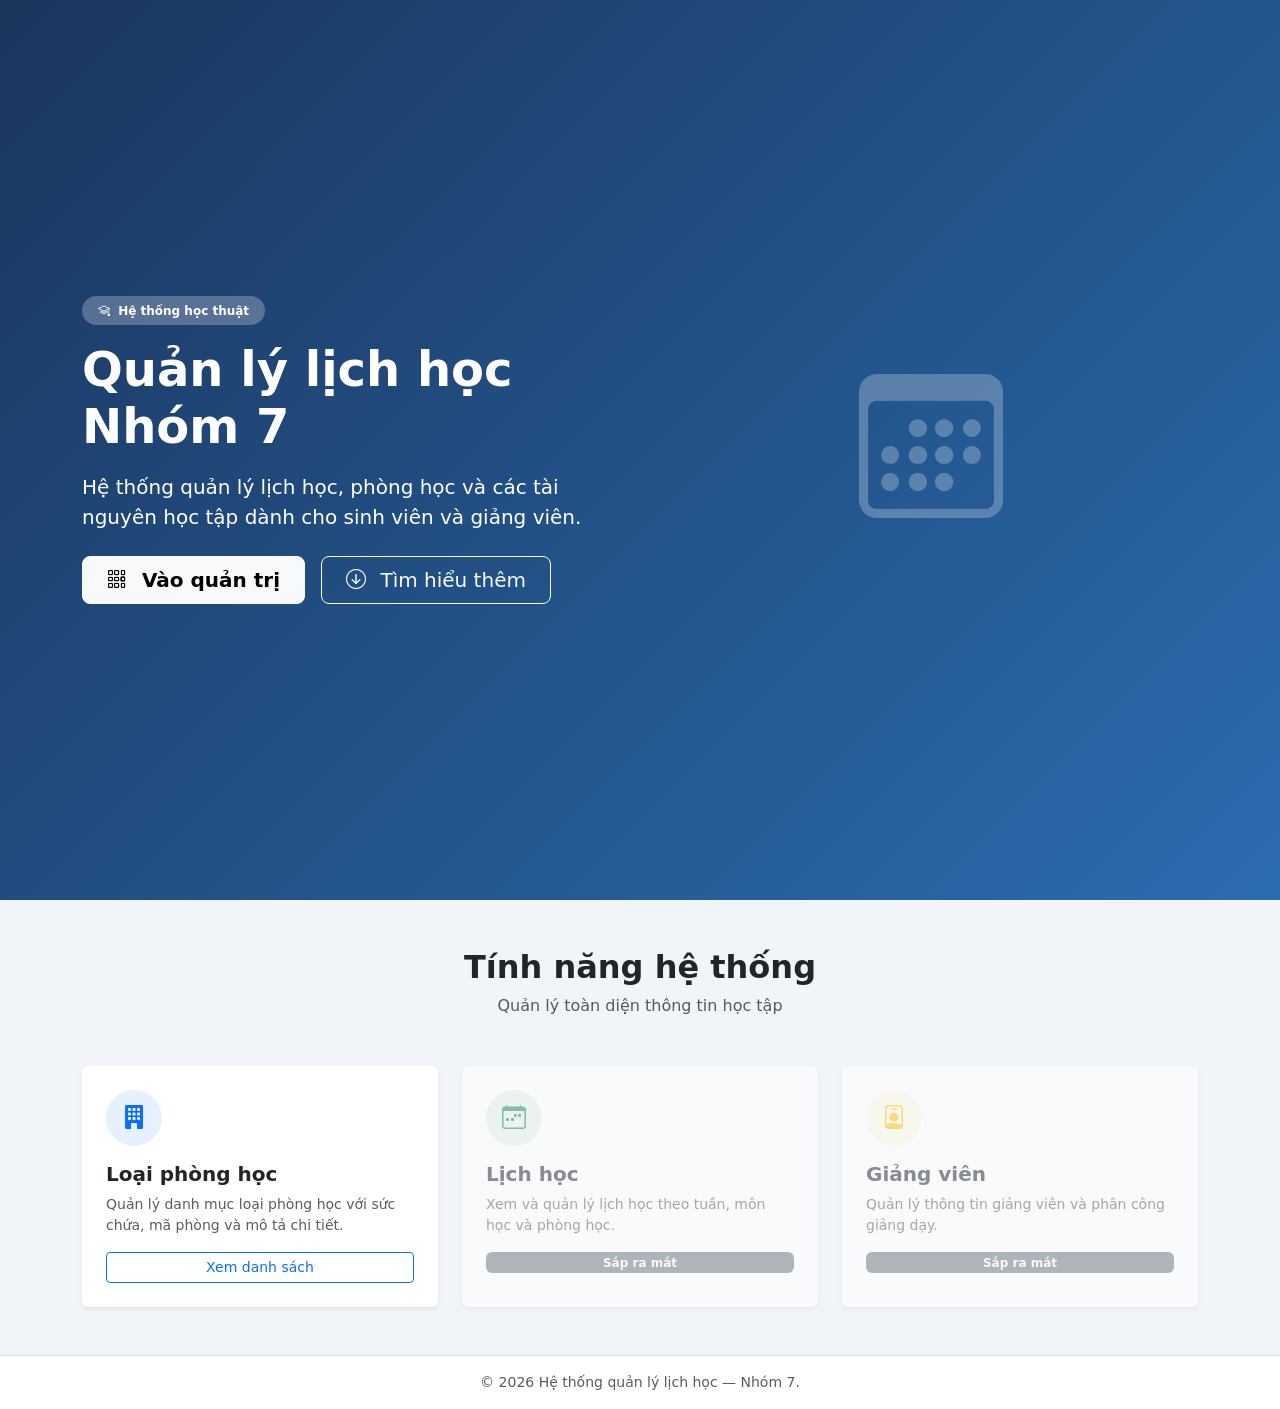
<file: src/main/resources/index.html>
<!DOCTYPE html>
<html xmlns:th="http://www.thymeleaf.org" lang="vi">
<head>
  <meta charset="UTF-8"/>
  <meta name="viewport" content="width=device-width, initial-scale=1.0"/>
  <title>Hệ thống quản lý lịch học – Nhóm 7</title>
  <link href="https://cdn.jsdelivr.net/npm/bootstrap@5.3.2/dist/css/bootstrap.min.css" rel="stylesheet"/>
  <link href="https://cdn.jsdelivr.net/npm/bootstrap-icons@1.11.3/font/bootstrap-icons.css" rel="stylesheet"/>
  <style>
    body { background: #f1f5f9; }
    .hero {
      background: linear-gradient(135deg, #1a365d 0%, #2b6cb0 100%);
      min-height: 100vh;
      display: flex;
      align-items: center;
    }
    .card-feature { transition: transform .2s, box-shadow .2s; border: none; }
    .card-feature:hover { transform: translateY(-4px); box-shadow: 0 8px 24px rgba(0,0,0,.12) !important; }
    .icon-circle {
      width: 56px; height: 56px; border-radius: 50%;
      display: flex; align-items: center; justify-content: center;
      font-size: 1.5rem;
    }
  </style>
</head>
<body>

<!-- Hero -->
<section class="hero text-white">
  <div class="container py-5">
    <div class="row align-items-center g-5">
      <div class="col-lg-6">
        <span class="badge bg-white bg-opacity-25 text-white mb-3 px-3 py-2 rounded-pill">
          <i class="bi bi-mortarboard me-1"></i> Hệ thống học thuật
        </span>
        <h1 class="display-5 fw-bold mb-3">Quản lý lịch học<br/>Nhóm 7</h1>
        <p class="lead text-white-75 mb-4">
          Hệ thống quản lý lịch học, phòng học và các tài nguyên học tập
          dành cho sinh viên và giảng viên.
        </p>
        <div class="d-flex gap-3 flex-wrap">
          <a th:href="@{/admin}" class="btn btn-light btn-lg px-4 fw-semibold">
            <i class="bi bi-grid-3x3-gap me-2"></i> Vào quản trị
          </a>
          <a href="#features" class="btn btn-outline-light btn-lg px-4">
            <i class="bi bi-arrow-down-circle me-2"></i> Tìm hiểu thêm
          </a>
        </div>
      </div>
      <div class="col-lg-6 d-none d-lg-flex justify-content-center">
        <i class="bi bi-calendar3" style="font-size: 9rem; opacity: .25;"></i>
      </div>
    </div>
  </div>
</section>

<!-- Features -->
<section id="features" class="py-5">
  <div class="container">
    <div class="text-center mb-5">
      <h2 class="fw-bold">Tính năng hệ thống</h2>
      <p class="text-muted">Quản lý toàn diện thông tin học tập</p>
    </div>
    <div class="row g-4 justify-content-center">
      <div class="col-md-4">
        <div class="card card-feature shadow-sm h-100 p-4">
          <div class="icon-circle bg-primary bg-opacity-10 text-primary mb-3">
            <i class="bi bi-building-fill"></i>
          </div>
          <h5 class="fw-semibold">Loại phòng học</h5>
          <p class="text-muted small">Quản lý danh mục loại phòng học với sức chứa, mã phòng và mô tả chi tiết.</p>
          <a th:href="@{/admin/room-types}" class="btn btn-sm btn-outline-primary mt-auto">Xem danh sách</a>
        </div>
      </div>
      <div class="col-md-4">
        <div class="card card-feature shadow-sm h-100 p-4 opacity-50">
          <div class="icon-circle bg-success bg-opacity-10 text-success mb-3">
            <i class="bi bi-calendar-week"></i>
          </div>
          <h5 class="fw-semibold">Lịch học</h5>
          <p class="text-muted small">Xem và quản lý lịch học theo tuần, môn học và phòng học.</p>
          <span class="badge bg-secondary">Sắp ra mắt</span>
        </div>
      </div>
      <div class="col-md-4">
        <div class="card card-feature shadow-sm h-100 p-4 opacity-50">
          <div class="icon-circle bg-warning bg-opacity-10 text-warning mb-3">
            <i class="bi bi-person-badge"></i>
          </div>
          <h5 class="fw-semibold">Giảng viên</h5>
          <p class="text-muted small">Quản lý thông tin giảng viên và phân công giảng dạy.</p>
          <span class="badge bg-secondary">Sắp ra mắt</span>
        </div>
      </div>
    </div>
  </div>
</section>

<!-- Footer -->
<footer class="py-3 border-top bg-white text-center text-muted small">
  &copy; <span th:text="${currentYear}">2026</span> Hệ thống quản lý lịch học &mdash; Nhóm 7.
</footer>

<script src="https://cdn.jsdelivr.net/npm/bootstrap@5.3.2/dist/js/bootstrap.bundle.min.js"></script>
</body>
</html>
</file>
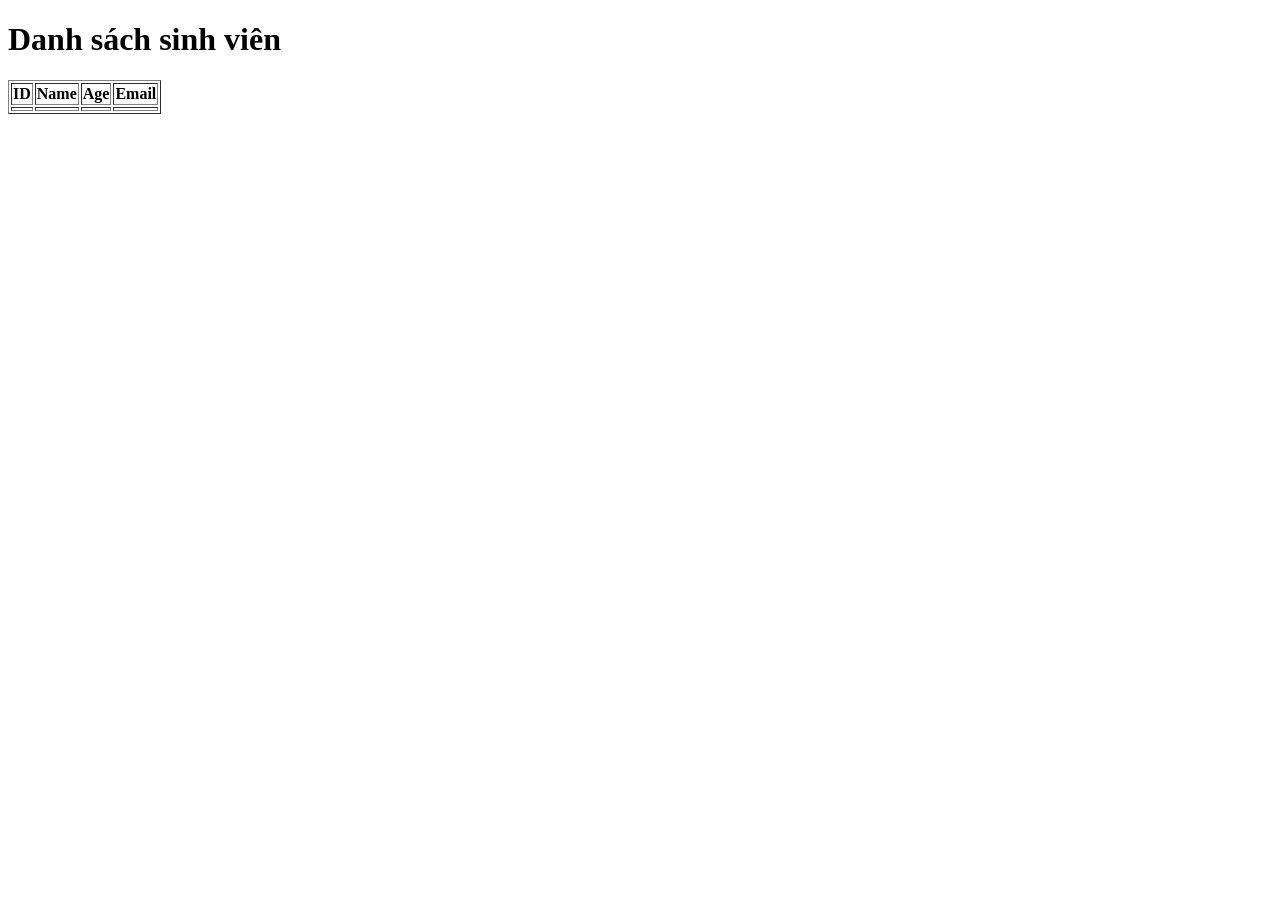
<file: src/main/resources/templates/index.html>
<!DOCTYPE html>
<html xmlns:th="http://www.thymeleaf.org">
<head>
    <title>Students</title>
</head>
<body>

<h1>Danh sách sinh viên</h1>

<table border="1">
    <tr>
        <th>ID</th>
        <th>Name</th>
        <th>Age</th>
        <th>Email</th>
    </tr>

    <tr th:each="s : ${students}">
        <td th:text="${s.id}"></td>
        <td th:text="${s.name}"></td>
        <td th:text="${s.age}"></td>
        <td th:text="${s.email}"></td>
    </tr>
</table>

</body>
</html>
</file>
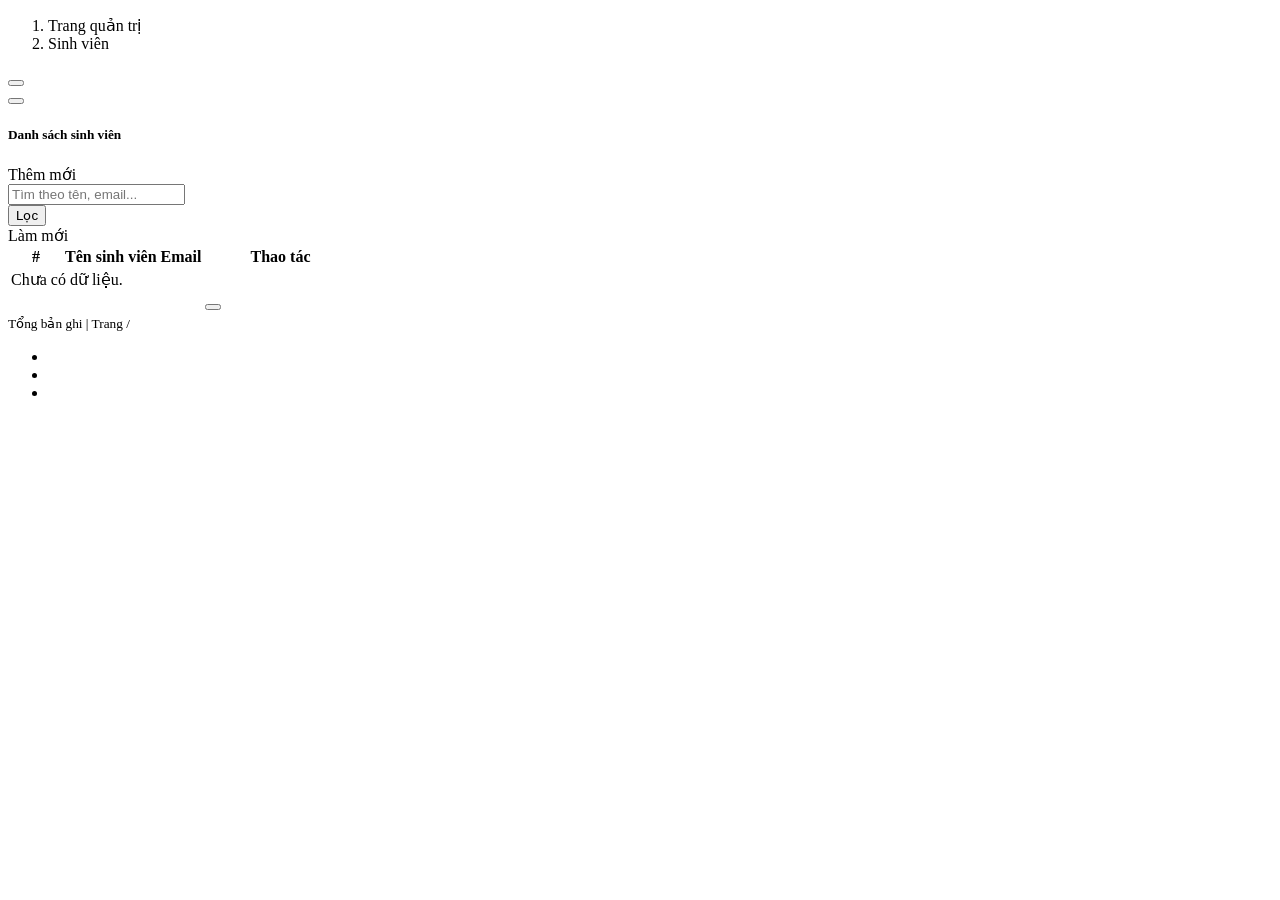
<file: src/main/resources/admin/students/list.html>
<!DOCTYPE html>
<html xmlns:th="http://www.thymeleaf.org"
      th:replace="~{layout/layout :: layoutPage(pageTitle='Quản lý sinh viên', content=~{:: content})}">
<body>
<th:block th:fragment="content">
  <div class="container-fluid">

    <nav aria-label="breadcrumb" class="mb-3">
      <ol class="breadcrumb">
        <li class="breadcrumb-item"><a th:href="@{/admin}">Trang quản trị</a></li>
        <li class="breadcrumb-item active">Sinh viên</li>
      </ol>
    </nav>

    <div th:if="${success}" class="alert alert-success alert-dismissible fade show" role="alert">
      <i class="bi bi-check-circle-fill me-2"></i><span th:text="${success}"></span>
      <button type="button" class="btn-close" data-bs-dismiss="alert"></button>
    </div>
    <div th:if="${error}" class="alert alert-danger alert-dismissible fade show" role="alert">
      <i class="bi bi-exclamation-triangle-fill me-2"></i><span th:text="${error}"></span>
      <button type="button" class="btn-close" data-bs-dismiss="alert"></button>
    </div>

    <div class="card shadow-sm border-0">
      <div class="card-header bg-white py-3 d-flex flex-wrap align-items-center justify-content-between gap-2">
        <h5 class="mb-0 fw-semibold">
          <i class="bi bi-people-fill me-2 text-primary"></i>Danh sách sinh viên
        </h5>
        <div class="d-flex flex-wrap gap-2">
          <a th:href="@{/admin/students/add}" class="btn btn-primary btn-sm">
            <i class="bi bi-plus-lg me-1"></i> Thêm mới
          </a>
        </div>
      </div>

      <div class="card-body">
        <form th:action="@{/admin/students}" method="get" class="row g-2 mb-3">
          <div class="col-12 col-md-4">
            <input type="text" name="keyword" th:value="${keyword}" class="form-control form-control-sm"
                   placeholder="Tìm theo tên, email..."/>
          </div>
          <div class="col-auto">
            <button type="submit" class="btn btn-primary btn-sm">
              <i class="bi bi-search me-1"></i> Lọc
            </button>
          </div>
          <div class="col-auto">
            <a th:href="@{/admin/students}" class="btn btn-outline-secondary btn-sm">
              <i class="bi bi-arrow-counterclockwise me-1"></i> Làm mới
            </a>
          </div>
        </form>

        <div class="table-responsive">
          <table class="table table-hover table-bordered align-middle mb-0">
            <thead class="table-primary">
              <tr>
                <th class="text-center" style="width:50px;">#</th>
                <th>Tên sinh viên</th>
                <th>Email</th>
                <th class="text-center" style="width:150px;">Thao tác</th>
              </tr>
            </thead>
            <tbody>
              <tr th:if="${#lists.isEmpty(studentPage.content)}">
                <td colspan="4" class="text-center text-muted py-4">
                  <i class="bi bi-inbox fs-4 d-block mb-2"></i>Chưa có dữ liệu.
                </td>
              </tr>
              <tr th:each="s, stat : ${studentPage.content}">
                <td class="text-center text-muted" th:text="${currentPage * 10 + stat.count}"></td>
                <td th:text="${s.name}"></td>
                <td class="text-muted" th:text="${s.email} ?: '-'"></td>
                <td class="text-center">
                  <a th:href="@{/admin/students/edit/{id}(id=${s.id})}" class="btn btn-sm btn-outline-primary me-1">
                    <i class="bi bi-pencil"></i>
                  </a>
                  <form th:action="@{/admin/students/delete/{id}(id=${s.id})}" method="post" class="d-inline"
                        onsubmit="return confirm('Bạn có chắc muốn xóa sinh viên này?');">
                    <button type="submit" class="btn btn-sm btn-outline-danger">
                      <i class="bi bi-trash"></i>
                    </button>
                  </form>
                </td>
              </tr>
            </tbody>
          </table>
        </div>

        <div class="d-flex justify-content-between align-items-center mt-3" th:if="${studentPage.totalElements > 0}">
          <small class="text-muted">
            Tổng <strong th:text="${studentPage.totalElements}"></strong> bản ghi
            | Trang <strong th:text="${currentPage + 1}"></strong> / <strong th:text="${totalPages}"></strong>
          </small>
          <nav th:if="${totalPages > 1}">
            <ul class="pagination pagination-sm mb-0">
              <li class="page-item" th:classappend="${currentPage == 0} ? 'disabled'">
                <a class="page-link"
                   th:href="@{/admin/students(keyword=${keyword}, page=${currentPage - 1}, size=5)}">
                  <i class="bi bi-chevron-left"></i>
                </a>
              </li>
              <li th:each="i : ${#numbers.sequence(0, totalPages - 1)}"
                  class="page-item" th:classappend="${i == currentPage} ? 'active'">
                <a class="page-link"
                   th:href="@{/admin/students(keyword=${keyword}, page=${i}, size=5)}"
                   th:text="${i + 1}"></a>
              </li>
              <li class="page-item" th:classappend="${currentPage >= totalPages - 1} ? 'disabled'">
                <a class="page-link"
                   th:href="@{/admin/students(keyword=${keyword}, page=${currentPage + 1}, size=5)}">
                  <i class="bi bi-chevron-right"></i>
                </a>
              </li>
            </ul>
          </nav>
        </div>
      </div>
    </div>

  </div>
</th:block>
</body>
</html>
</file>
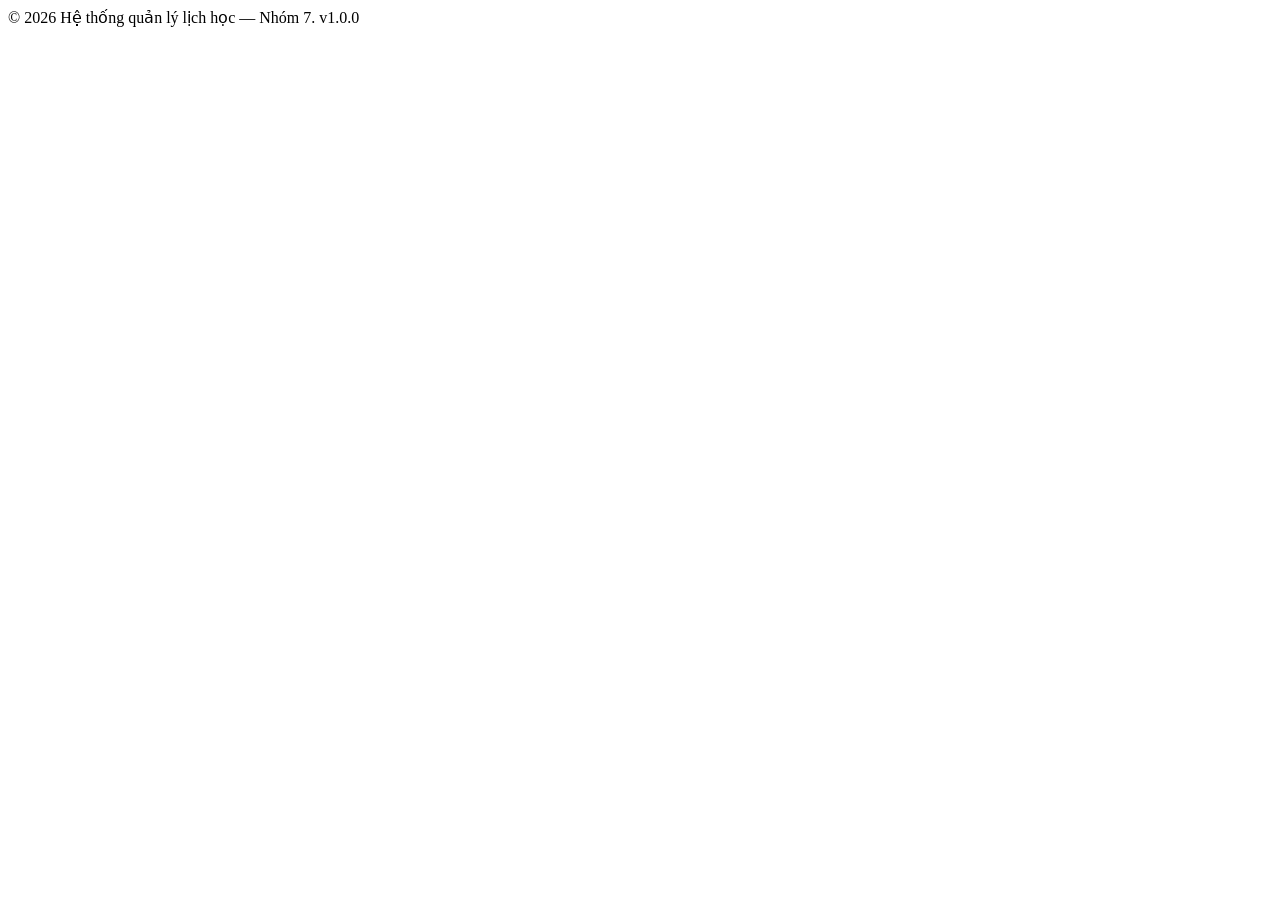
<file: src/main/resources/layout/fragments/footer.html>
<!DOCTYPE html>
<html xmlns:th="http://www.thymeleaf.org">
<body>
<footer th:fragment="footer" class="py-3 mt-auto border-top bg-white text-muted small">
  <div class="container-fluid">
    <div class="d-flex justify-content-between align-items-center">
      <span>&copy; <span th:text="${currentYear}">2026</span> Hệ thống quản lý lịch học &mdash; Nhóm 7.</span>
      <span class="text-muted">v1.0.0</span>
    </div>
  </div>
</footer>
</body>
</html>
</file>
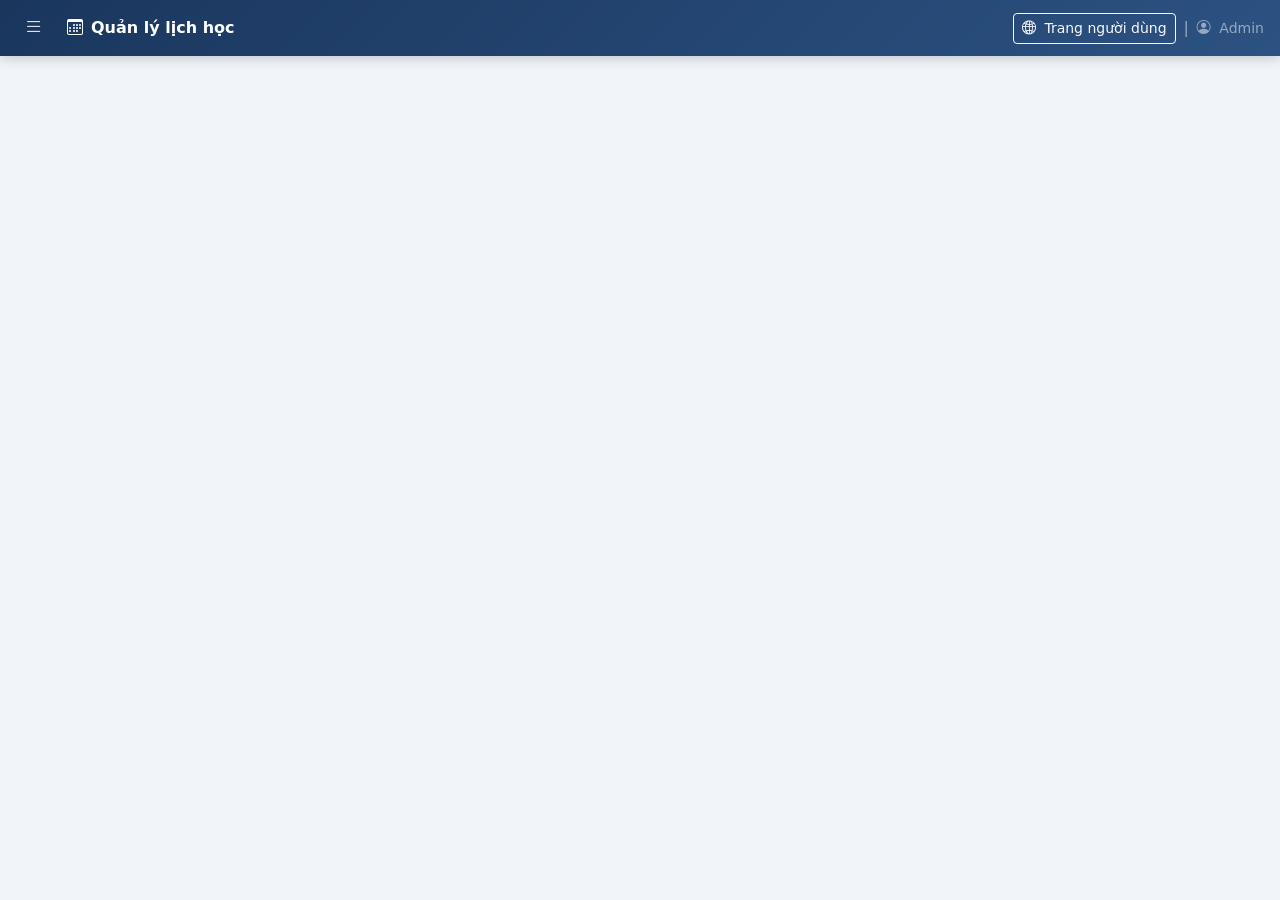
<file: src/main/resources/layout/fragments/header.html>
<!DOCTYPE html>
<html xmlns:th="http://www.thymeleaf.org">
<head th:fragment="head(title)">
  <meta charset="UTF-8"/>
  <meta name="viewport" content="width=device-width, initial-scale=1.0"/>
  <title th:text="${title} + ' – Quản lý lịch học'">Hệ thống</title>
  <link href="https://cdn.jsdelivr.net/npm/bootstrap@5.3.2/dist/css/bootstrap.min.css" rel="stylesheet"/>
  <link href="https://cdn.jsdelivr.net/npm/bootstrap-icons@1.11.3/font/bootstrap-icons.css" rel="stylesheet"/>
  <style>
    /* ===== CSS VARIABLES ===== */
    :root {
      --sidebar-width: 240px;
      --sidebar-collapsed-width: 64px;
      --header-height: 56px;
      --sidebar-bg: #fff;
      --sidebar-active-bg: rgba(37, 99, 235, 0.1);
      --sidebar-active-color: #1d4ed8;
      --sidebar-hover-bg: rgba(0, 0, 0, 0.04);
      --transition: 0.25s ease;
    }

    /* ===== RESET ===== */
    body {
      min-height: 100vh;
      background: #f1f5f9;
      overflow-x: hidden;
    }

    /* ===== HEADER ===== */
    .app-header {
      height: var(--header-height);
      background: linear-gradient(135deg, #1a365d 0%, #2c5282 100%);
      box-shadow: 0 2px 12px rgba(0,0,0,.2);
      position: fixed;
      top: 0; left: 0; right: 0;
      z-index: 1030;
      display: flex;
      align-items: center;
      padding: 0 16px;
    }
    .app-header .brand {
      color: #fff;
      font-weight: 700;
      font-size: 1rem;
      text-decoration: none;
      display: flex;
      align-items: center;
      gap: 8px;
      white-space: nowrap;
      overflow: hidden;
      max-width: 200px;
      transition: max-width var(--transition), opacity var(--transition);
    }
    .app-header .brand-text {
      transition: opacity var(--transition), max-width var(--transition);
      overflow: hidden;
      white-space: nowrap;
    }
    .btn-toggle-sidebar {
      background: none;
      border: none;
      color: rgba(255,255,255,.85);
      font-size: 1.2rem;
      padding: 6px 8px;
      border-radius: 6px;
      cursor: pointer;
      transition: background .2s, color .2s;
      flex-shrink: 0;
    }
    .btn-toggle-sidebar:hover { background: rgba(255,255,255,.15); color: #fff; }

    /* ===== SIDEBAR ===== */
    .app-sidebar {
      position: fixed;
      top: var(--header-height);
      left: 0;
      bottom: 0;
      width: var(--sidebar-width);
      background: var(--sidebar-bg);
      border-right: 1px solid #e2e8f0;
      box-shadow: 2px 0 8px rgba(0,0,0,.05);
      overflow: hidden;
      transition: width var(--transition);
      z-index: 1020;
      display: flex;
      flex-direction: column;
    }
    .app-sidebar.collapsed {
      width: var(--sidebar-collapsed-width);
    }

    /* Sidebar section label */
    .sidebar-label {
      font-size: .65rem;
      font-weight: 600;
      letter-spacing: .08em;
      text-transform: uppercase;
      color: #94a3b8;
      padding: 12px 16px 4px;
      white-space: nowrap;
      overflow: hidden;
      transition: opacity var(--transition);
    }
    .app-sidebar.collapsed .sidebar-label { opacity: 0; }

    /* Sidebar nav item */
    .sidebar-link {
      display: flex;
      align-items: center;
      gap: 12px;
      padding: 10px 12px;
      margin: 2px 8px;
      border-radius: 8px;
      text-decoration: none;
      color: #64748b;
      font-size: .875rem;
      font-weight: 500;
      white-space: nowrap;
      overflow: hidden;
      transition: background var(--transition), color var(--transition);
      position: relative;
    }
    .sidebar-link .nav-icon {
      font-size: 1.1rem;
      flex-shrink: 0;
      width: 20px;
      text-align: center;
    }
    .sidebar-link .nav-text {
      opacity: 1;
      transition: opacity var(--transition), max-width var(--transition);
      max-width: 160px;
      overflow: hidden;
    }
    .app-sidebar.collapsed .sidebar-link .nav-text {
      opacity: 0;
      max-width: 0;
    }
    .sidebar-link:hover {
      background: var(--sidebar-hover-bg);
      color: #1e293b;
    }
    .sidebar-link.active {
      background: var(--sidebar-active-bg);
      color: var(--sidebar-active-color);
      font-weight: 600;
    }
    .sidebar-link.active .nav-icon { color: var(--sidebar-active-color); }

    /* Tooltip when collapsed */
    .app-sidebar.collapsed .sidebar-link::after {
      content: attr(data-label);
      position: absolute;
      left: calc(var(--sidebar-collapsed-width) + 8px);
      background: #1e293b;
      color: #fff;
      font-size: .8rem;
      padding: 4px 10px;
      border-radius: 6px;
      white-space: nowrap;
      opacity: 0;
      pointer-events: none;
      transition: opacity .15s;
      z-index: 9999;
      box-shadow: 0 4px 12px rgba(0,0,0,.2);
    }
    .app-sidebar.collapsed .sidebar-link:hover::after { opacity: 1; }

    /* ===== MAIN CONTENT ===== */
    .app-main {
      margin-left: var(--sidebar-width);
      margin-top: var(--header-height);
      min-height: calc(100vh - var(--header-height));
      display: flex;
      flex-direction: column;
      transition: margin-left var(--transition);
    }
    .app-main.sidebar-collapsed {
      margin-left: var(--sidebar-collapsed-width);
    }

    /* ===== SCROLLBAR sidebar ===== */
    .app-sidebar::-webkit-scrollbar { width: 4px; }
    .app-sidebar::-webkit-scrollbar-track { background: transparent; }
    .app-sidebar::-webkit-scrollbar-thumb { background: #e2e8f0; border-radius: 4px; }
  </style>
</head>
<body>

<header class="app-header" th:fragment="header">
  <!-- Toggle button -->
  <button class="btn-toggle-sidebar me-3" id="sidebarToggle" title="Thu gọn / Mở rộng menu">
    <i class="bi bi-list"></i>
  </button>
  <!-- Brand -->
  <a class="brand" th:href="@{/admin}">
    <i class="bi bi-calendar3 flex-shrink-0"></i>
    <span class="brand-text">Quản lý lịch học</span>
  </a>
  <!-- Right actions -->
  <div class="ms-auto d-flex align-items-center gap-2">
    <a th:href="@{/}" class="btn btn-sm btn-outline-light">
      <i class="bi bi-globe2 me-1"></i>
      <span class="d-none d-md-inline">Trang người dùng</span>
    </a>
    <span class="text-white-50 d-none d-md-inline">|</span>
    <span class="text-white-50 small d-none d-md-inline">
      <i class="bi bi-person-circle me-1"></i> Admin
    </span>
  </div>
</header>

</body>
</html>
</file>
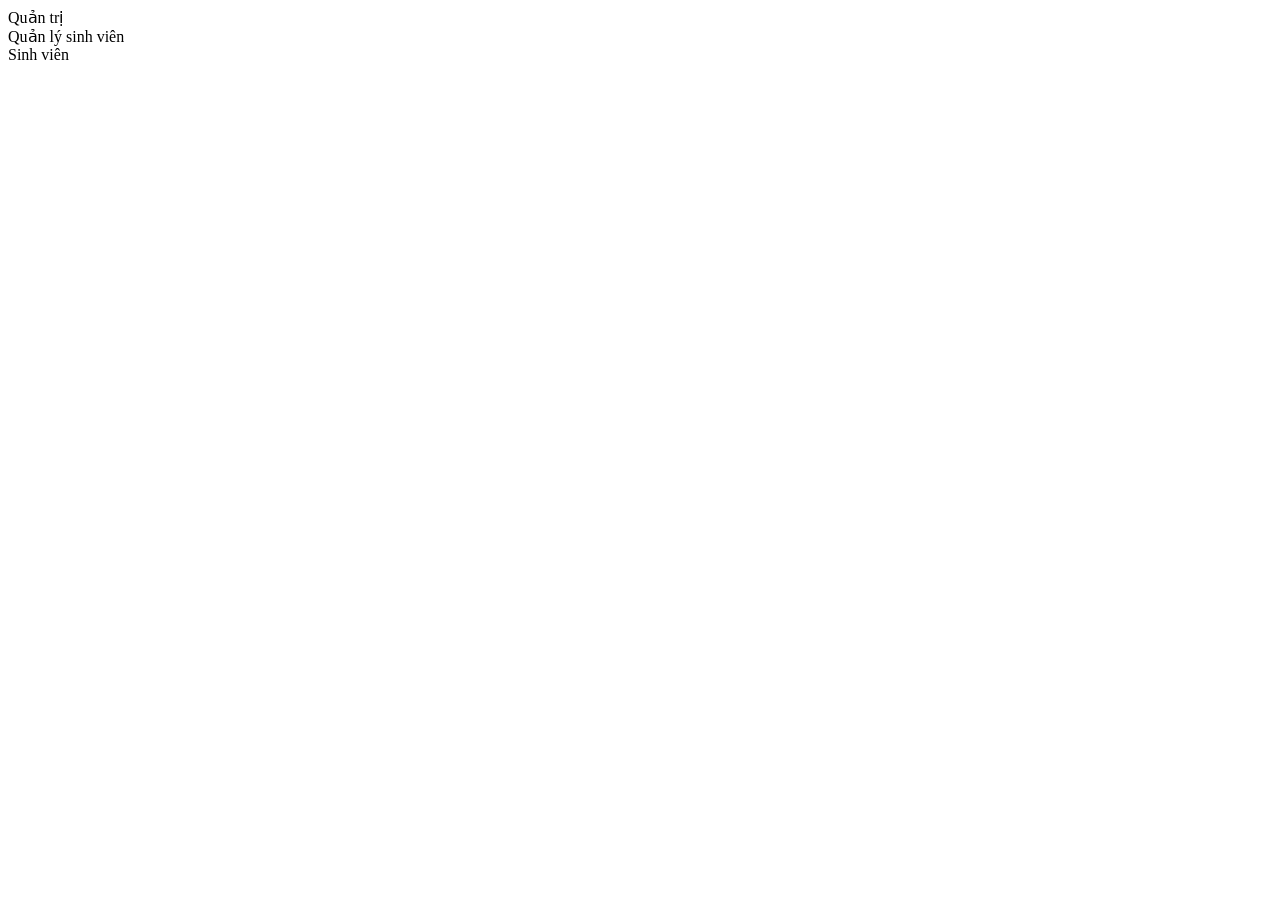
<file: src/main/resources/layout/fragments/sidebar.html>
<!DOCTYPE html>
<html xmlns:th="http://www.thymeleaf.org">
<body>
<aside class="app-sidebar" id="appSidebar" th:fragment="sidebar">

  <div class="sidebar-label">Quản trị</div>

  <!-- Students -->
   <div class="sidebar-label">Quản lý sinh viên</div>
  
      <a class="sidebar-link"
         th:href="@{/admin/students}"
         th:classappend="${currentMenu == 'students'} ? ' active' : ''"
         data-label="Sinh viên">
        <i class="bi bi-mortarboard-fill nav-icon"></i>
        <span class="nav-text">Sinh viên</span>
      </a>


</aside>
</body>
</html>
</file>
